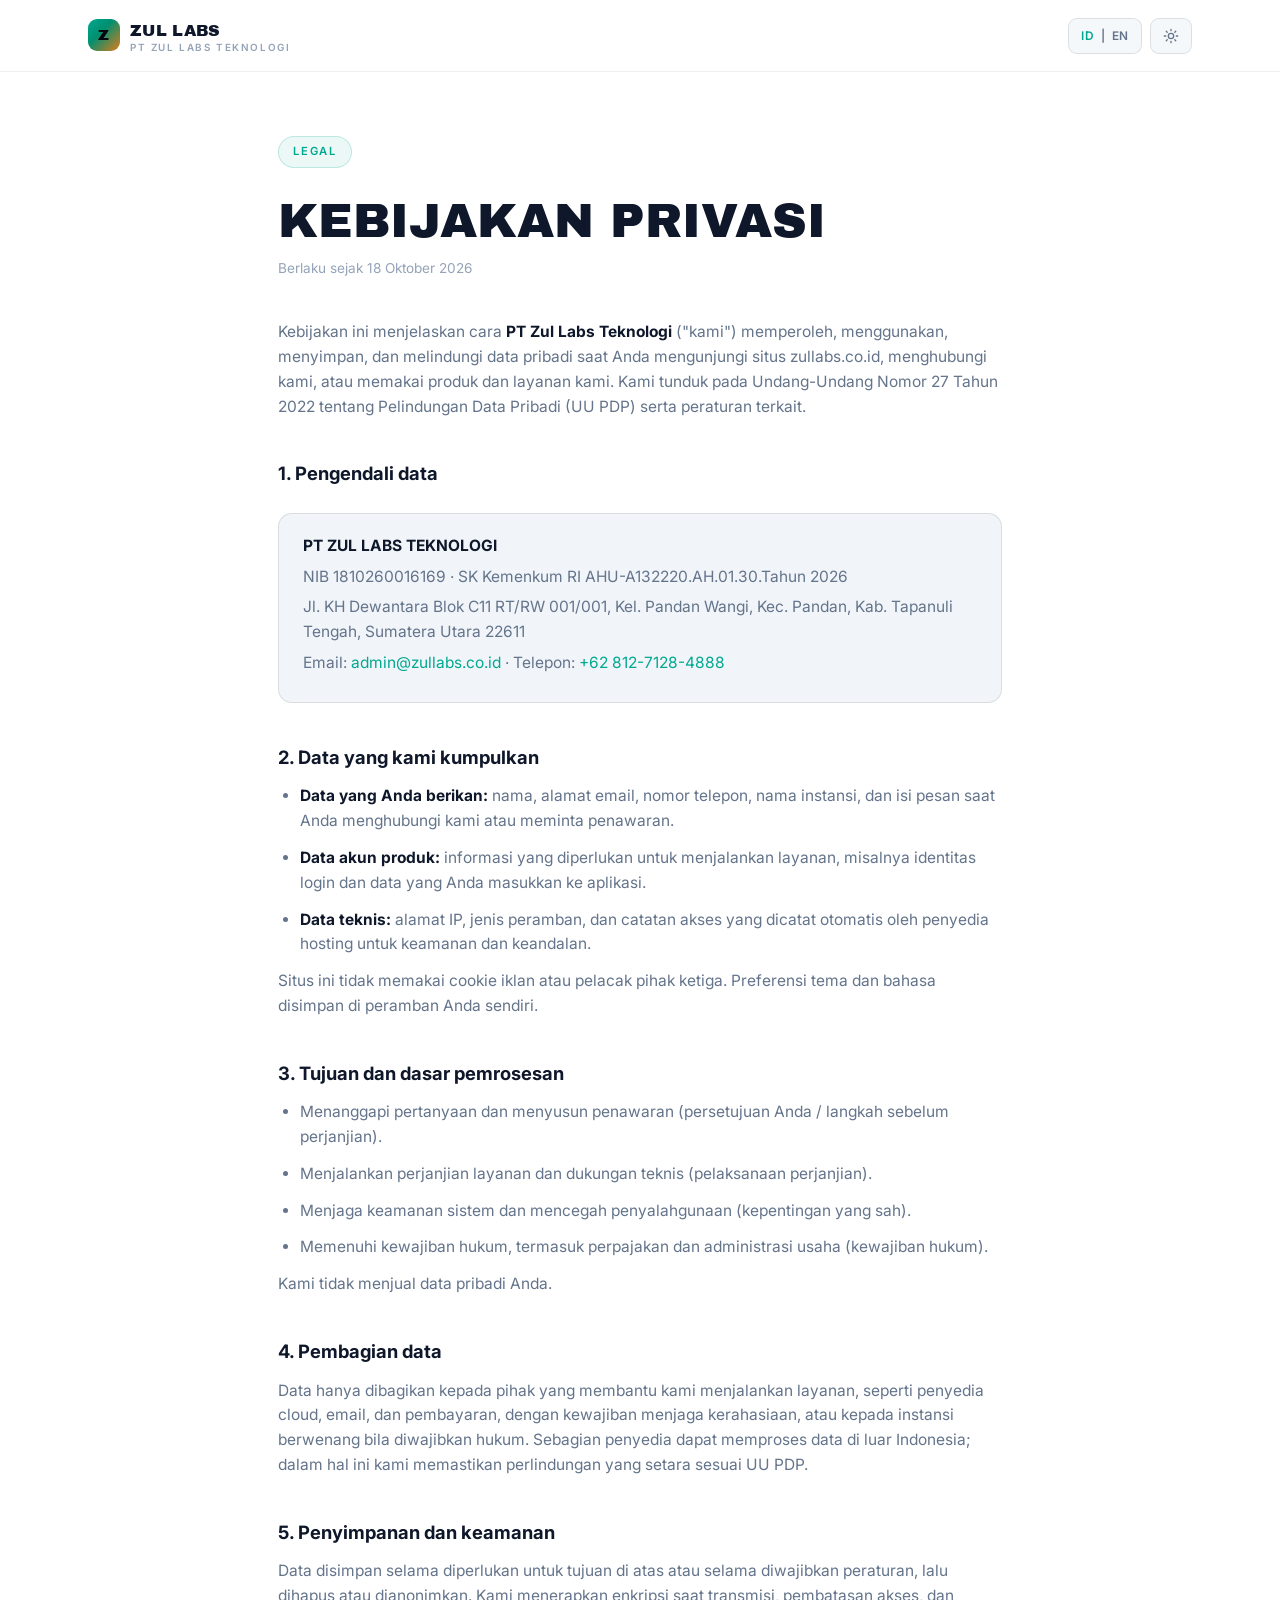
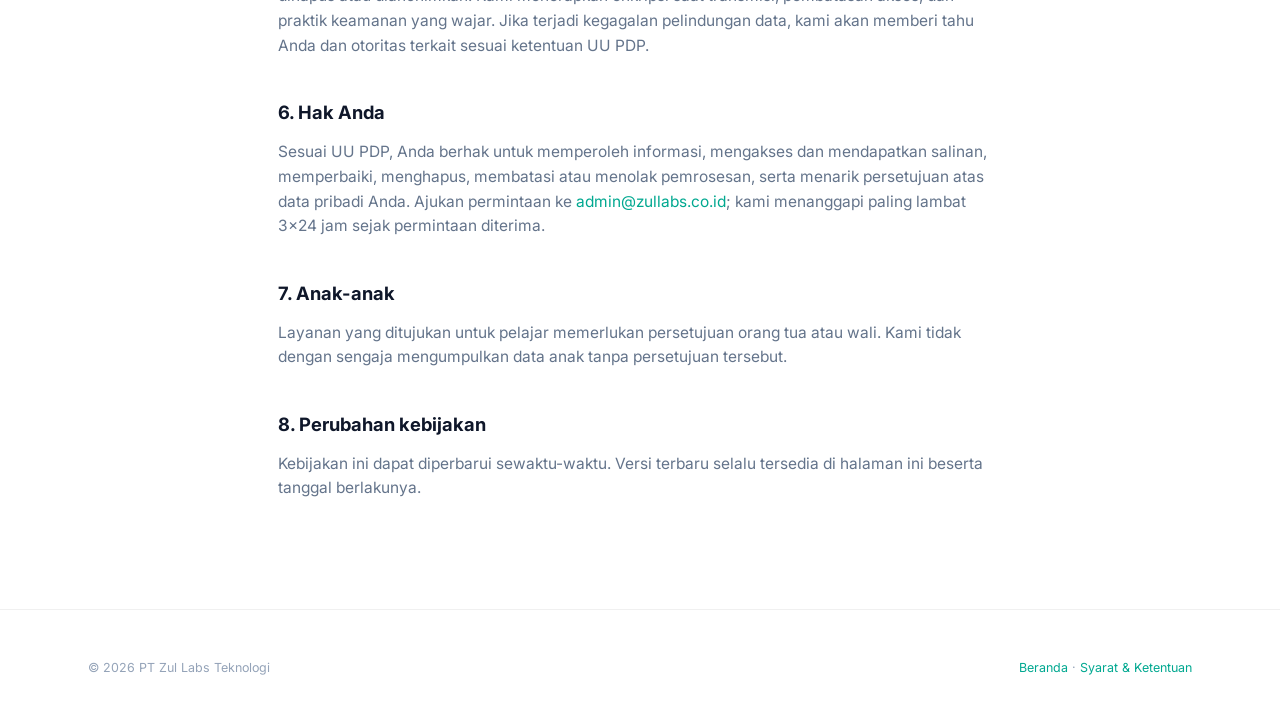
<file: kebijakan-privasi.html>
<!doctype html>
<html lang="id">
<head>
<meta charset="utf-8">
<meta name="viewport" content="width=device-width,initial-scale=1">
<title>Kebijakan Privasi — PT Zul Labs Teknologi</title>
<meta name="description" content="Kebijakan privasi PT Zul Labs Teknologi: data yang kami kumpulkan, cara penggunaan, dan hak Anda sesuai UU No. 27 Tahun 2022 tentang Pelindungan Data Pribadi.">
<link rel="canonical" href="https://zullabs.co.id/kebijakan-privasi.html">
<meta name="theme-color" content="#030711">
<link rel="icon" href="assets/favicon.svg" type="image/svg+xml">
<link rel="preconnect" href="https://fonts.googleapis.com">
<link rel="preconnect" href="https://fonts.gstatic.com" crossorigin>
<link rel="stylesheet" href="https://fonts.googleapis.com/css2?family=Archivo+Black&family=Inter:wght@300;400;500;600;700&display=swap">
<link rel="stylesheet" href="assets/styles.css">
</head>
<body>
<header class="nav">
  <div class="wrap">
    <a class="brand" href="./"><span class="brand-mark" aria-hidden="true">Z</span><span>Zul Labs<small>PT Zul Labs Teknologi</small></span></a>
    <div class="nav-tools">
      <button class="pill-btn" id="langBtn" type="button" aria-label="Ganti bahasa / Switch language"><span class="on">ID</span>|<span>EN</span></button>
      <button class="pill-btn" id="themeBtn" type="button" aria-label="Ganti tema terang/gelap"><svg viewBox="0 0 24 24" fill="none" stroke="currentColor" stroke-width="2" stroke-linecap="round"><circle cx="12" cy="12" r="4"/><path d="M12 2v2M12 20v2M4.9 4.9l1.4 1.4M17.7 17.7l1.4 1.4M2 12h2M20 12h2M4.9 19.1l1.4-1.4M17.7 6.3l1.4-1.4"/></svg></button>
    </div>
  </div>
</header>

<main class="doc">
  <div class="wrap">
    <article class="lang-block" lang="id">
      <div class="sh-label">Legal</div>
      <h1>Kebijakan Privasi</h1>
      <p class="meta">Berlaku sejak 18 Oktober 2026</p>

      <p>Kebijakan ini menjelaskan cara <strong>PT Zul Labs Teknologi</strong> ("kami") memperoleh, menggunakan, menyimpan, dan melindungi data pribadi saat Anda mengunjungi situs zullabs.co.id, menghubungi kami, atau memakai produk dan layanan kami. Kami tunduk pada Undang-Undang Nomor 27 Tahun 2022 tentang Pelindungan Data Pribadi (UU PDP) serta peraturan terkait.</p>

      <h2>1. Pengendali data</h2>
      <div class="box">
        <p><strong>PT ZUL LABS TEKNOLOGI</strong></p>
        <p>NIB 1810260016169 · SK Kemenkum RI AHU-A132220.AH.01.30.Tahun 2026</p>
        <p>Jl. KH Dewantara Blok C11 RT/RW 001/001, Kel. Pandan Wangi, Kec. Pandan, Kab. Tapanuli Tengah, Sumatera Utara 22611</p>
        <p>Email: <a href="mailto:admin@zullabs.co.id">admin@zullabs.co.id</a> · Telepon: <a href="tel:+6281271284888">+62 812-7128-4888</a></p>
      </div>

      <h2>2. Data yang kami kumpulkan</h2>
      <ul>
        <li><strong>Data yang Anda berikan:</strong> nama, alamat email, nomor telepon, nama instansi, dan isi pesan saat Anda menghubungi kami atau meminta penawaran.</li>
        <li><strong>Data akun produk:</strong> informasi yang diperlukan untuk menjalankan layanan, misalnya identitas login dan data yang Anda masukkan ke aplikasi.</li>
        <li><strong>Data teknis:</strong> alamat IP, jenis peramban, dan catatan akses yang dicatat otomatis oleh penyedia hosting untuk keamanan dan keandalan.</li>
      </ul>
      <p>Situs ini tidak memakai cookie iklan atau pelacak pihak ketiga. Preferensi tema dan bahasa disimpan di peramban Anda sendiri.</p>

      <h2>3. Tujuan dan dasar pemrosesan</h2>
      <ul>
        <li>Menanggapi pertanyaan dan menyusun penawaran (persetujuan Anda / langkah sebelum perjanjian).</li>
        <li>Menjalankan perjanjian layanan dan dukungan teknis (pelaksanaan perjanjian).</li>
        <li>Menjaga keamanan sistem dan mencegah penyalahgunaan (kepentingan yang sah).</li>
        <li>Memenuhi kewajiban hukum, termasuk perpajakan dan administrasi usaha (kewajiban hukum).</li>
      </ul>
      <p>Kami tidak menjual data pribadi Anda.</p>

      <h2>4. Pembagian data</h2>
      <p>Data hanya dibagikan kepada pihak yang membantu kami menjalankan layanan, seperti penyedia cloud, email, dan pembayaran, dengan kewajiban menjaga kerahasiaan, atau kepada instansi berwenang bila diwajibkan hukum. Sebagian penyedia dapat memproses data di luar Indonesia; dalam hal ini kami memastikan perlindungan yang setara sesuai UU PDP.</p>

      <h2>5. Penyimpanan dan keamanan</h2>
      <p>Data disimpan selama diperlukan untuk tujuan di atas atau selama diwajibkan peraturan, lalu dihapus atau dianonimkan. Kami menerapkan enkripsi saat transmisi, pembatasan akses, dan praktik keamanan yang wajar. Jika terjadi kegagalan pelindungan data, kami akan memberi tahu Anda dan otoritas terkait sesuai ketentuan UU PDP.</p>

      <h2>6. Hak Anda</h2>
      <p>Sesuai UU PDP, Anda berhak untuk memperoleh informasi, mengakses dan mendapatkan salinan, memperbaiki, menghapus, membatasi atau menolak pemrosesan, serta menarik persetujuan atas data pribadi Anda. Ajukan permintaan ke <a href="mailto:admin@zullabs.co.id">admin@zullabs.co.id</a>; kami menanggapi paling lambat 3×24 jam sejak permintaan diterima.</p>

      <h2>7. Anak-anak</h2>
      <p>Layanan yang ditujukan untuk pelajar memerlukan persetujuan orang tua atau wali. Kami tidak dengan sengaja mengumpulkan data anak tanpa persetujuan tersebut.</p>

      <h2>8. Perubahan kebijakan</h2>
      <p>Kebijakan ini dapat diperbarui sewaktu-waktu. Versi terbaru selalu tersedia di halaman ini beserta tanggal berlakunya.</p>
    </article>

    <article class="lang-block" lang="en" hidden>
      <div class="sh-label">Legal</div>
      <h1>Privacy Policy</h1>
      <p class="meta">Effective 18 October 2026</p>

      <p>This policy explains how <strong>PT Zul Labs Teknologi</strong> ("we") collects, uses, stores, and protects personal data when you visit zullabs.co.id, contact us, or use our products and services. We comply with Indonesian Law No. 27 of 2022 on Personal Data Protection (PDP Law) and related regulations. The Indonesian version prevails in case of any difference.</p>

      <h2>1. Data controller</h2>
      <div class="box">
        <p><strong>PT ZUL LABS TEKNOLOGI</strong></p>
        <p>Business ID (NIB) 1810260016169 · Ministry of Law decree AHU-A132220.AH.01.30.Tahun 2026</p>
        <p>Jl. KH Dewantara Blok C11 RT/RW 001/001, Pandan Wangi, Pandan, Central Tapanuli, North Sumatra 22611, Indonesia</p>
        <p>Email: <a href="mailto:admin@zullabs.co.id">admin@zullabs.co.id</a> · Phone: <a href="tel:+6281271284888">+62 812-7128-4888</a></p>
      </div>

      <h2>2. Data we collect</h2>
      <ul>
        <li><strong>Data you provide:</strong> name, email, phone number, organization, and message content when you contact us or request a quote.</li>
        <li><strong>Product account data:</strong> information needed to operate a service, such as login identity and data you enter into an app.</li>
        <li><strong>Technical data:</strong> IP address, browser type, and access logs recorded automatically by our hosting provider for security and reliability.</li>
      </ul>
      <p>This site uses no advertising cookies or third-party trackers. Theme and language preferences are stored in your own browser.</p>

      <h2>3. Purposes and legal bases</h2>
      <ul>
        <li>Responding to enquiries and preparing quotes (consent / pre-contract steps).</li>
        <li>Performing service agreements and technical support (contract).</li>
        <li>Keeping systems secure and preventing abuse (legitimate interest).</li>
        <li>Meeting legal obligations, including tax and business administration (legal obligation).</li>
      </ul>
      <p>We do not sell your personal data.</p>

      <h2>4. Sharing</h2>
      <p>We share data only with providers that help us run our services, such as cloud, email, and payment providers bound by confidentiality, or with authorities when required by law. Some providers may process data outside Indonesia; where they do, we ensure equivalent protection as required by the PDP Law.</p>

      <h2>5. Retention and security</h2>
      <p>We keep data only as long as needed for the purposes above or as required by law, then delete or anonymize it. We use encryption in transit, access controls, and reasonable security practices. If a personal data breach occurs, we will notify you and the relevant authority as required by the PDP Law.</p>

      <h2>6. Your rights</h2>
      <p>Under the PDP Law you may request information about, access and copy, correct, delete, restrict or object to processing of, and withdraw consent for your personal data. Send requests to <a href="mailto:admin@zullabs.co.id">admin@zullabs.co.id</a>; we respond within 3×24 hours of receipt.</p>

      <h2>7. Children</h2>
      <p>Services intended for students require consent from a parent or guardian. We do not knowingly collect children's data without that consent.</p>

      <h2>8. Changes</h2>
      <p>We may update this policy from time to time. The latest version and its effective date are always on this page.</p>
    </article>
  </div>
</main>

<footer class="footer">
  <div class="wrap">
    <div class="footer-bottom" style="margin-top:0;border-top:0;padding-top:0">
      <span>© <span id="year">2026</span> PT Zul Labs Teknologi</span>
      <span><a href="./">Beranda</a> · <a href="syarat-ketentuan.html">Syarat & Ketentuan</a></span>
    </div>
  </div>
</footer>
<script src="assets/site.js"></script>
</body>
</html>
</file>
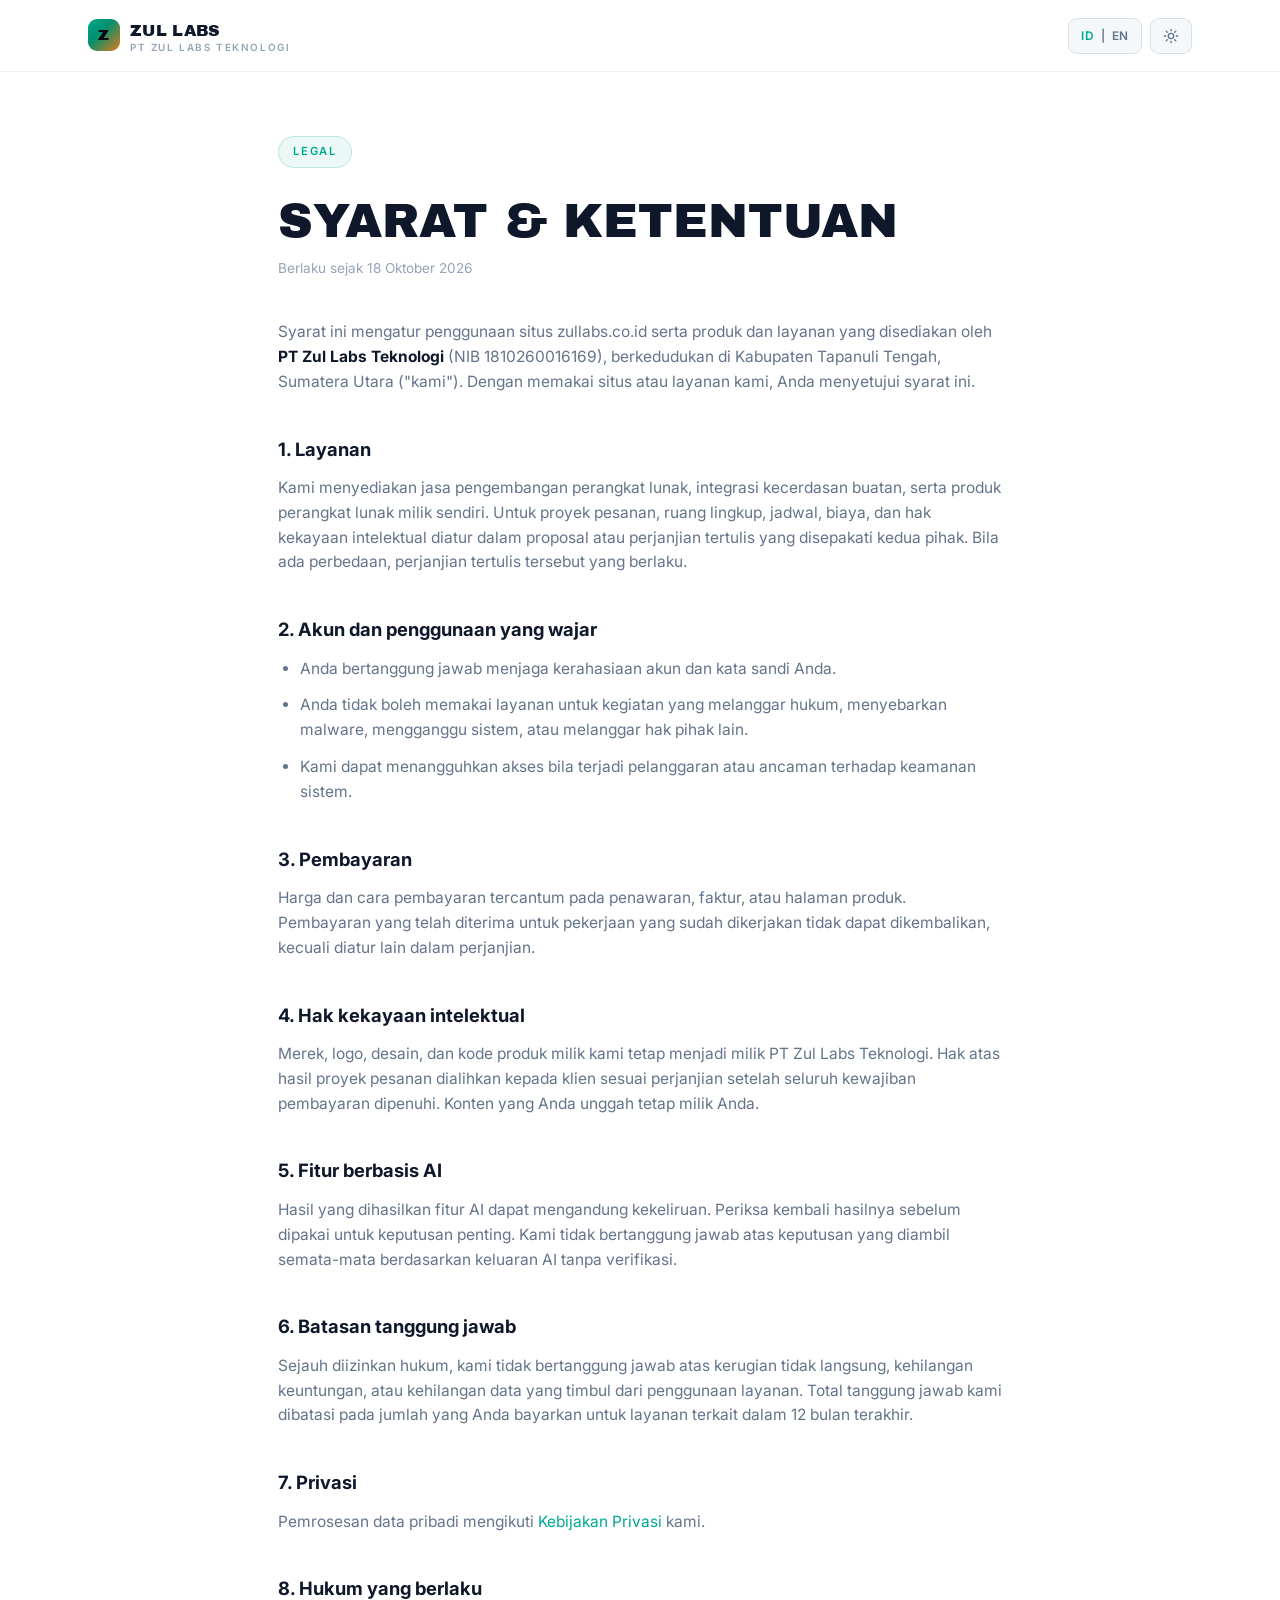
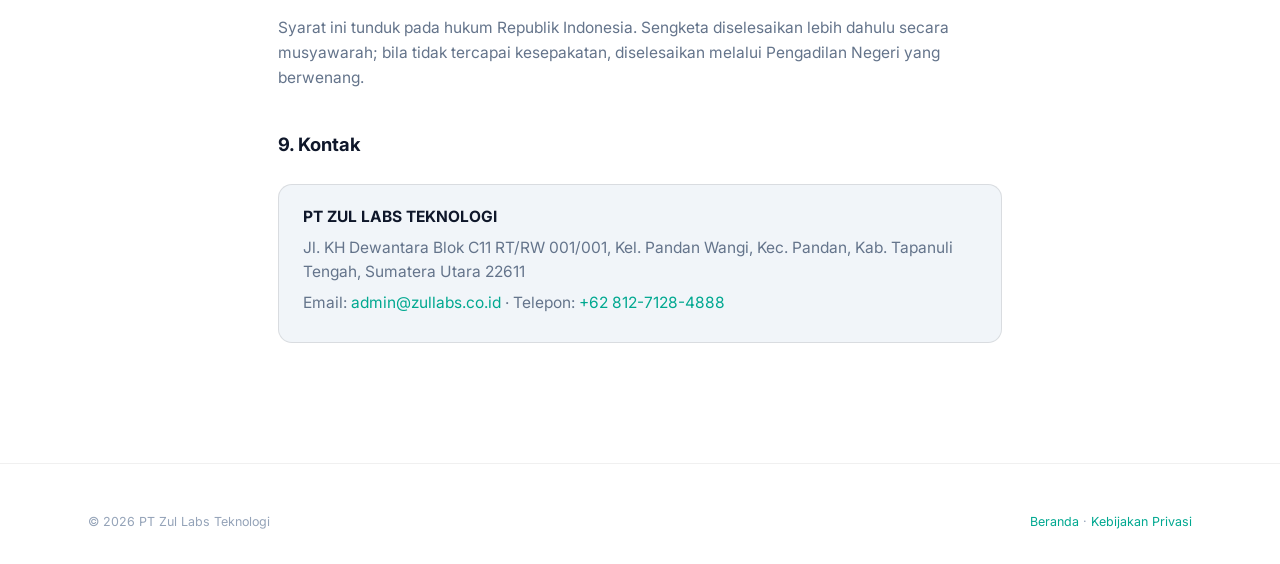
<file: syarat-ketentuan.html>
<!doctype html>
<html lang="id">
<head>
<meta charset="utf-8">
<meta name="viewport" content="width=device-width,initial-scale=1">
<title>Syarat & Ketentuan — PT Zul Labs Teknologi</title>
<meta name="description" content="Syarat dan ketentuan penggunaan situs, produk, dan layanan PT Zul Labs Teknologi.">
<link rel="canonical" href="https://zullabs.co.id/syarat-ketentuan.html">
<meta name="theme-color" content="#030711">
<link rel="icon" href="assets/favicon.svg" type="image/svg+xml">
<link rel="preconnect" href="https://fonts.googleapis.com">
<link rel="preconnect" href="https://fonts.gstatic.com" crossorigin>
<link rel="stylesheet" href="https://fonts.googleapis.com/css2?family=Archivo+Black&family=Inter:wght@300;400;500;600;700&display=swap">
<link rel="stylesheet" href="assets/styles.css">
</head>
<body>
<header class="nav">
  <div class="wrap">
    <a class="brand" href="./"><span class="brand-mark" aria-hidden="true">Z</span><span>Zul Labs<small>PT Zul Labs Teknologi</small></span></a>
    <div class="nav-tools">
      <button class="pill-btn" id="langBtn" type="button" aria-label="Ganti bahasa / Switch language"><span class="on">ID</span>|<span>EN</span></button>
      <button class="pill-btn" id="themeBtn" type="button" aria-label="Ganti tema terang/gelap"><svg viewBox="0 0 24 24" fill="none" stroke="currentColor" stroke-width="2" stroke-linecap="round"><circle cx="12" cy="12" r="4"/><path d="M12 2v2M12 20v2M4.9 4.9l1.4 1.4M17.7 17.7l1.4 1.4M2 12h2M20 12h2M4.9 19.1l1.4-1.4M17.7 6.3l1.4-1.4"/></svg></button>
    </div>
  </div>
</header>

<main class="doc">
  <div class="wrap">
    <article class="lang-block" lang="id">
      <div class="sh-label">Legal</div>
      <h1>Syarat & Ketentuan</h1>
      <p class="meta">Berlaku sejak 18 Oktober 2026</p>

      <p>Syarat ini mengatur penggunaan situs zullabs.co.id serta produk dan layanan yang disediakan oleh <strong>PT Zul Labs Teknologi</strong> (NIB 1810260016169), berkedudukan di Kabupaten Tapanuli Tengah, Sumatera Utara ("kami"). Dengan memakai situs atau layanan kami, Anda menyetujui syarat ini.</p>

      <h2>1. Layanan</h2>
      <p>Kami menyediakan jasa pengembangan perangkat lunak, integrasi kecerdasan buatan, serta produk perangkat lunak milik sendiri. Untuk proyek pesanan, ruang lingkup, jadwal, biaya, dan hak kekayaan intelektual diatur dalam proposal atau perjanjian tertulis yang disepakati kedua pihak. Bila ada perbedaan, perjanjian tertulis tersebut yang berlaku.</p>

      <h2>2. Akun dan penggunaan yang wajar</h2>
      <ul>
        <li>Anda bertanggung jawab menjaga kerahasiaan akun dan kata sandi Anda.</li>
        <li>Anda tidak boleh memakai layanan untuk kegiatan yang melanggar hukum, menyebarkan malware, mengganggu sistem, atau melanggar hak pihak lain.</li>
        <li>Kami dapat menangguhkan akses bila terjadi pelanggaran atau ancaman terhadap keamanan sistem.</li>
      </ul>

      <h2>3. Pembayaran</h2>
      <p>Harga dan cara pembayaran tercantum pada penawaran, faktur, atau halaman produk. Pembayaran yang telah diterima untuk pekerjaan yang sudah dikerjakan tidak dapat dikembalikan, kecuali diatur lain dalam perjanjian.</p>

      <h2>4. Hak kekayaan intelektual</h2>
      <p>Merek, logo, desain, dan kode produk milik kami tetap menjadi milik PT Zul Labs Teknologi. Hak atas hasil proyek pesanan dialihkan kepada klien sesuai perjanjian setelah seluruh kewajiban pembayaran dipenuhi. Konten yang Anda unggah tetap milik Anda.</p>

      <h2>5. Fitur berbasis AI</h2>
      <p>Hasil yang dihasilkan fitur AI dapat mengandung kekeliruan. Periksa kembali hasilnya sebelum dipakai untuk keputusan penting. Kami tidak bertanggung jawab atas keputusan yang diambil semata-mata berdasarkan keluaran AI tanpa verifikasi.</p>

      <h2>6. Batasan tanggung jawab</h2>
      <p>Sejauh diizinkan hukum, kami tidak bertanggung jawab atas kerugian tidak langsung, kehilangan keuntungan, atau kehilangan data yang timbul dari penggunaan layanan. Total tanggung jawab kami dibatasi pada jumlah yang Anda bayarkan untuk layanan terkait dalam 12 bulan terakhir.</p>

      <h2>7. Privasi</h2>
      <p>Pemrosesan data pribadi mengikuti <a href="kebijakan-privasi.html">Kebijakan Privasi</a> kami.</p>

      <h2>8. Hukum yang berlaku</h2>
      <p>Syarat ini tunduk pada hukum Republik Indonesia. Sengketa diselesaikan lebih dahulu secara musyawarah; bila tidak tercapai kesepakatan, diselesaikan melalui Pengadilan Negeri yang berwenang.</p>

      <h2>9. Kontak</h2>
      <div class="box">
        <p><strong>PT ZUL LABS TEKNOLOGI</strong></p>
        <p>Jl. KH Dewantara Blok C11 RT/RW 001/001, Kel. Pandan Wangi, Kec. Pandan, Kab. Tapanuli Tengah, Sumatera Utara 22611</p>
        <p>Email: <a href="mailto:admin@zullabs.co.id">admin@zullabs.co.id</a> · Telepon: <a href="tel:+6281271284888">+62 812-7128-4888</a></p>
      </div>
    </article>

    <article class="lang-block" lang="en" hidden>
      <div class="sh-label">Legal</div>
      <h1>Terms of Service</h1>
      <p class="meta">Effective 18 October 2026</p>

      <p>These terms govern your use of zullabs.co.id and the products and services provided by <strong>PT Zul Labs Teknologi</strong> (Business ID 1810260016169), based in Central Tapanuli Regency, North Sumatra, Indonesia ("we"). By using our site or services you agree to these terms. The Indonesian version prevails in case of any difference.</p>

      <h2>1. Services</h2>
      <p>We provide software development, AI integration, and our own software products. For custom projects, scope, timeline, fees, and intellectual property are set out in a written proposal or agreement signed by both parties, which prevails over these terms.</p>

      <h2>2. Accounts and acceptable use</h2>
      <ul>
        <li>You are responsible for keeping your account and password confidential.</li>
        <li>You may not use the services for unlawful activity, malware distribution, disrupting systems, or infringing others' rights.</li>
        <li>We may suspend access in case of violations or threats to system security.</li>
      </ul>

      <h2>3. Payment</h2>
      <p>Prices and payment methods are stated in the quote, invoice, or product page. Payments received for work already performed are non-refundable unless the agreement states otherwise.</p>

      <h2>4. Intellectual property</h2>
      <p>Our trademarks, logos, designs, and product code remain the property of PT Zul Labs Teknologi. Rights to custom project deliverables transfer to the client as set out in the agreement once all payments are made. Content you upload remains yours.</p>

      <h2>5. AI features</h2>
      <p>AI-generated output may contain errors. Review it before relying on it for important decisions. We are not liable for decisions made solely on unverified AI output.</p>

      <h2>6. Limitation of liability</h2>
      <p>To the extent permitted by law, we are not liable for indirect losses, lost profits, or data loss arising from use of the services. Our total liability is limited to the amount you paid for the relevant service in the preceding 12 months.</p>

      <h2>7. Privacy</h2>
      <p>Personal data is processed according to our <a href="kebijakan-privasi.html">Privacy Policy</a>.</p>

      <h2>8. Governing law</h2>
      <p>These terms are governed by the laws of the Republic of Indonesia. Disputes are first resolved amicably; failing that, by the competent District Court.</p>

      <h2>9. Contact</h2>
      <div class="box">
        <p><strong>PT ZUL LABS TEKNOLOGI</strong></p>
        <p>Jl. KH Dewantara Blok C11 RT/RW 001/001, Pandan Wangi, Pandan, Central Tapanuli, North Sumatra 22611, Indonesia</p>
        <p>Email: <a href="mailto:admin@zullabs.co.id">admin@zullabs.co.id</a> · Phone: <a href="tel:+6281271284888">+62 812-7128-4888</a></p>
      </div>
    </article>
  </div>
</main>

<footer class="footer">
  <div class="wrap">
    <div class="footer-bottom" style="margin-top:0;border-top:0;padding-top:0">
      <span>© <span id="year">2026</span> PT Zul Labs Teknologi</span>
      <span><a href="./">Beranda</a> · <a href="kebijakan-privasi.html">Kebijakan Privasi</a></span>
    </div>
  </div>
</footer>
<script src="assets/site.js"></script>
</body>
</html>
</file>
<file: assets/styles.css>
/* PT Zul Labs Teknologi — Zul Labs UI */
:root{
  --bg:#030711;--bg-soft:#0b1121;--surface:#1e293b;--surface-glass:rgba(30,41,59,.5);
  --border:rgba(255,255,255,.06);--border-2:rgba(255,255,255,.1);--border-3:rgba(255,255,255,.15);
  --text:#f8fafc;--text-2:#94a3b8;--text-3:#64748b;
  --teal:#00e5c7;--teal-g:rgba(0,229,199,.1);--teal-glow:rgba(0,229,199,.25);
  --amber:#ff9e4a;--amber-g:rgba(255,158,74,.08);
  --gradient:linear-gradient(135deg,#00e5c7 0%,#00c4a8 40%,#ff9e4a 100%);
  --nav-bg:rgba(3,7,17,.6);
  --f-display:'Archivo Black',Impact,sans-serif;--f-body:'Inter',system-ui,sans-serif;
  --max-w:1200px;--nav-h:72px;
  color-scheme:dark;
}
@media(prefers-color-scheme:light){
  :root:not([data-theme="dark"]){
    --bg:#fff;--bg-soft:#f1f5f9;--surface:#e2e8f0;--surface-glass:rgba(241,245,249,.7);
    --border:rgba(0,0,0,.06);--border-2:rgba(0,0,0,.1);--border-3:rgba(0,0,0,.14);
    --text:#0f172a;--text-2:#64748b;--text-3:#94a3b8;
    --teal:#00a890;--teal-g:rgba(0,168,144,.08);--teal-glow:rgba(0,168,144,.2);
    --amber:#e07a18;--amber-g:rgba(224,122,24,.08);
    --gradient:linear-gradient(135deg,#00a890 0%,#009070 40%,#e07a18 100%);
    --nav-bg:rgba(255,255,255,.7);color-scheme:light;
  }
}
:root[data-theme="light"]{
  --bg:#fff;--bg-soft:#f1f5f9;--surface:#e2e8f0;--surface-glass:rgba(241,245,249,.7);
  --border:rgba(0,0,0,.06);--border-2:rgba(0,0,0,.1);--border-3:rgba(0,0,0,.14);
  --text:#0f172a;--text-2:#64748b;--text-3:#94a3b8;
  --teal:#00a890;--teal-g:rgba(0,168,144,.08);--teal-glow:rgba(0,168,144,.2);
  --amber:#e07a18;--amber-g:rgba(224,122,24,.08);
  --gradient:linear-gradient(135deg,#00a890 0%,#009070 40%,#e07a18 100%);
  --nav-bg:rgba(255,255,255,.7);color-scheme:light;
}

*,*::before,*::after{box-sizing:border-box;margin:0;padding:0}
html{scroll-behavior:smooth;scroll-padding-top:calc(var(--nav-h) + 16px)}
body{background:var(--bg);color:var(--text);font-family:var(--f-body);line-height:1.6;-webkit-font-smoothing:antialiased;overflow-x:hidden}
a{color:var(--teal);text-decoration:none;transition:color .2s}
a:hover{color:var(--amber)}
img,svg{display:block;max-width:100%}
.wrap{max-width:var(--max-w);margin:0 auto;padding:0 clamp(16px,5vw,48px)}
.sect{padding:clamp(80px,12vw,140px) 0;position:relative}
.skip{position:absolute;left:-9999px;top:8px;background:var(--teal);color:var(--bg);padding:8px 14px;border-radius:8px;z-index:200}
.skip:focus{left:8px}
:focus-visible{outline:2px solid var(--teal);outline-offset:3px;border-radius:4px}

/* Nav */
.nav{position:fixed;top:0;left:0;right:0;z-index:100;height:var(--nav-h);backdrop-filter:blur(16px);-webkit-backdrop-filter:blur(16px);background:var(--nav-bg);border-bottom:1px solid var(--border)}
.nav .wrap{height:100%;display:flex;align-items:center;gap:24px}
.brand{display:flex;align-items:center;gap:10px;color:var(--text);font-family:var(--f-display);font-size:1rem;letter-spacing:.02em;text-transform:uppercase}
.brand:hover{color:var(--text)}
.brand-mark{width:32px;height:32px;border-radius:9px;background:var(--gradient);display:grid;place-items:center;color:#030711;font-size:.95rem}
.brand small{display:block;font-family:var(--f-body);font-size:.62rem;font-weight:600;letter-spacing:.16em;color:var(--text-3);text-transform:uppercase;line-height:1}
.nav-links{display:flex;gap:28px;margin-left:auto;list-style:none}
.nav-links a{color:var(--text-2);font-size:.85rem;font-weight:500}
.nav-links a:hover{color:var(--text)}
.nav-tools{display:flex;align-items:center;gap:8px}
.pill-btn{display:inline-flex;align-items:center;gap:6px;height:36px;padding:0 12px;border-radius:9px;border:1px solid var(--border-2);background:var(--surface-glass);color:var(--text-2);font:600 .74rem var(--f-body);letter-spacing:.06em;cursor:pointer;transition:border-color .2s,color .2s}
.pill-btn:hover{border-color:var(--border-3);color:var(--text)}
.pill-btn .on{color:var(--teal)}
.pill-btn svg{width:16px;height:16px;flex:none;max-width:none}
.nav-tools .pill-btn{flex:none}
.brand + .nav-tools{margin-left:auto}
@media(max-width:420px){.brand small{display:none}.nav .wrap{gap:12px}.pill-btn{padding:0 10px}}
.menu-btn{display:none}
@media(max-width:900px){
  .nav-links{position:fixed;inset:var(--nav-h) 0 0 0;flex-direction:column;gap:0;padding:24px clamp(16px,5vw,48px);background:var(--bg);transform:translateX(100%);transition:transform .35s cubic-bezier(.4,0,.2,1);margin:0;height:calc(100dvh - var(--nav-h))}
  .nav-links.open{transform:translateX(0)}
  .nav-links a{display:block;padding:16px 0;font-size:1.1rem;border-bottom:1px solid var(--border)}
  .nav-tools{margin-left:auto}
  .menu-btn{display:inline-flex}
}

/* Buttons */
.btn{display:inline-flex;align-items:center;gap:8px;padding:14px 28px;border-radius:10px;font:600 .92rem var(--f-body);transition:transform .25s,background .25s,box-shadow .25s,border-color .25s,color .25s;cursor:pointer;border:0}
.btn--primary{background:var(--teal);color:var(--bg)}
.btn--primary:hover{background:var(--amber);color:var(--bg);transform:translateY(-2px);box-shadow:0 8px 32px var(--teal-glow)}
.btn--glass{background:var(--surface-glass);color:var(--text-2);border:1px solid var(--border-2);backdrop-filter:blur(8px)}
.btn--glass:hover{border-color:var(--border-3);color:var(--text);transform:translateY(-2px)}
.btn svg{width:18px;height:18px}

/* Section header */
.sh-label{display:inline-block;font-size:.7rem;font-weight:600;letter-spacing:.16em;text-transform:uppercase;color:var(--teal);background:var(--teal-g);border:1px solid var(--teal-glow);padding:6px 14px;border-radius:999px;margin-bottom:20px}
.sh-title{font-family:var(--f-display);font-size:clamp(2rem,5vw,3.4rem);line-height:1.05;text-transform:uppercase;letter-spacing:-.01em;max-width:760px;font-weight:400}
.sh-sub{color:var(--text-2);font-weight:300;font-size:1.05rem;max-width:560px;margin-top:16px}
.sh{margin-bottom:56px}

/* Hero */
.hero{min-height:100svh;display:flex;align-items:center;padding:calc(var(--nav-h) + 48px) 0 64px;position:relative;overflow:hidden}
.hero::before{content:'';position:absolute;inset:0;pointer-events:none;background:radial-gradient(ellipse 800px 600px at 15% 50%,rgba(0,229,199,.07),transparent 70%),radial-gradient(ellipse 600px 500px at 80% 30%,rgba(255,158,74,.05),transparent 70%),radial-gradient(ellipse 400px 400px at 50% 90%,rgba(0,229,199,.03),transparent)}
.hero .wrap{position:relative;width:100%}
.hero-chip{display:inline-flex;align-items:center;gap:8px;font-size:.72rem;font-weight:600;letter-spacing:.14em;text-transform:uppercase;color:var(--text-2);border:1px solid var(--border-2);background:var(--surface-glass);padding:7px 14px;border-radius:999px;animation:blurIn .8s ease both}
.hero-chip i{width:7px;height:7px;border-radius:50%;background:var(--teal);box-shadow:0 0 10px var(--teal)}
.hero h1{font-family:var(--f-display);font-weight:400;font-size:clamp(2.6rem,8vw,6.2rem);line-height:1.02;text-transform:uppercase;letter-spacing:-.02em;margin:24px 0;animation:blurIn .8s .15s ease both}
.word-slider{display:inline-block;height:1.08em;overflow:hidden;vertical-align:bottom;font-size:min(.85em,7.4vw);white-space:nowrap;max-width:100%}
.word-track{display:flex;flex-direction:column;animation:wordSlide 10s cubic-bezier(.4,0,.2,1) infinite}
.word-track span{display:block;height:1.08em;background:var(--gradient);background-size:200% auto;-webkit-background-clip:text;background-clip:text;-webkit-text-fill-color:transparent;animation:shimmer 4s linear infinite}
.hero-sub{color:var(--text-2);font-weight:300;font-size:clamp(1rem,1.6vw,1.2rem);max-width:600px;animation:blurIn .8s .3s ease both}
.hero-actions{display:flex;flex-wrap:wrap;gap:12px;margin-top:36px;animation:blurIn .8s .45s ease both}
.hero-legal{margin-top:40px;font-size:.78rem;color:var(--text-3);animation:blurIn .8s .6s ease both}
.hero-legal b{color:var(--text-2);font-weight:600}

/* Trust marquee */
.trust{padding:20px 0;border-top:1px solid var(--border);border-bottom:1px solid var(--border);overflow:hidden}
.trust-track{display:flex;gap:48px;width:max-content;animation:marquee 30s linear infinite}
.trust-track span{display:inline-flex;align-items:center;gap:12px;font-size:.8rem;font-weight:500;color:var(--text-2);white-space:nowrap}
.trust-track span::before{content:'';width:4px;height:4px;border-radius:50%;background:var(--teal);opacity:.6}

/* Glow cards */
.grid-4{display:grid;grid-template-columns:repeat(4,1fr);gap:16px}
.grid-3{display:grid;grid-template-columns:repeat(3,1fr);gap:20px}
@media(max-width:960px){.grid-4,.grid-3{grid-template-columns:repeat(2,1fr)}}
@media(max-width:560px){.grid-4,.grid-3{grid-template-columns:1fr}}
.glow-card{position:relative;border-radius:16px;overflow:hidden;background:var(--bg-soft);border:1px solid var(--border);transition:transform .35s cubic-bezier(.4,0,.2,1)}
.glow-card::before{content:'';position:absolute;inset:-1px;border-radius:17px;background:conic-gradient(from var(--start,0deg),transparent 60%,var(--teal) 80%,transparent 100%);opacity:0;transition:opacity .4s;z-index:0}
.glow-card:hover::before{opacity:1}
.glow-card::after{content:'';position:absolute;inset:1px;border-radius:15px;background:var(--bg-soft);z-index:1}
.glow-card:hover{transform:translateY(-4px)}
.glow-inner{position:relative;z-index:2;padding:32px 24px;height:100%;display:flex;flex-direction:column}
.svc-ico{width:44px;height:44px;border-radius:12px;display:grid;place-items:center;background:var(--teal-g);color:var(--teal);margin-bottom:20px}
.svc-ico svg{width:22px;height:22px}
.glow-inner h3{font-family:var(--f-display);font-weight:400;font-size:1rem;text-transform:uppercase;letter-spacing:.02em;margin-bottom:10px}
.glow-inner p{color:var(--text-2);font-size:.88rem}
.glow-num{font-family:var(--f-display);font-size:.8rem;color:var(--text-3);margin-bottom:16px}

/* Product cards */
.prod-top{display:flex;align-items:center;justify-content:space-between;margin-bottom:18px}
.prod-cat{font-size:.66rem;font-weight:600;letter-spacing:.12em;text-transform:uppercase;padding:4px 10px;border-radius:999px;color:var(--amber);background:var(--amber-g);border:1px solid rgba(255,158,74,.2)}
.prod-logo{width:40px;height:40px;border-radius:11px;display:grid;place-items:center;font-family:var(--f-display);font-size:1rem;color:#030711;background:var(--_g,var(--gradient))}
.tech{display:flex;flex-wrap:wrap;gap:6px;margin-top:auto;padding-top:20px}
.tech span{font-size:.66rem;font-weight:500;padding:3px 9px;border-radius:5px;color:var(--text-2);background:rgba(127,127,127,.06);border:1px solid var(--border)}

/* About / legal */
.about{display:grid;grid-template-columns:1.1fr 1fr;gap:clamp(32px,5vw,64px);align-items:start}
@media(max-width:860px){.about{grid-template-columns:1fr}}
.about-text p{color:var(--text-2);font-size:1.02rem;font-weight:300;margin-bottom:18px}
.about-text p strong{color:var(--text);font-weight:600}
.stats{display:grid;grid-template-columns:1fr 1fr;gap:1px;background:var(--border-2);border:1px solid var(--border-2);border-radius:16px;overflow:hidden;margin-top:32px}
.stat{background:var(--bg);padding:24px}
.stat b{display:block;font-family:var(--f-display);font-weight:400;font-size:2rem;font-variant-numeric:tabular-nums;background:var(--gradient);-webkit-background-clip:text;background-clip:text;-webkit-text-fill-color:transparent}
.stat span{font-size:.8rem;color:var(--text-2)}
.legal-card{border:1px solid var(--border-2);border-radius:20px;background:var(--surface-glass);backdrop-filter:blur(16px);-webkit-backdrop-filter:blur(16px);overflow:hidden}
.legal-head{padding:20px 24px;border-bottom:1px solid var(--border-2);display:flex;align-items:center;gap:12px}
.legal-head svg{width:22px;height:22px;color:var(--teal);flex:none}
.legal-head h3{font-family:var(--f-display);font-weight:400;font-size:.95rem;text-transform:uppercase;letter-spacing:.02em}
.legal-head p{font-size:.75rem;color:var(--text-3)}
.legal-list{list-style:none}
.legal-list li{display:grid;grid-template-columns:150px 1fr;gap:12px;padding:13px 24px;border-bottom:1px solid var(--border);font-size:.86rem}
.legal-list li:last-child{border-bottom:0}
.legal-list dt,.legal-list .k{color:var(--text-3);font-size:.78rem;font-weight:500}
.legal-list .v{color:var(--text);font-weight:500;word-break:break-word}
.legal-list .v.mono{font-variant-numeric:tabular-nums;letter-spacing:.02em}
@media(max-width:480px){.legal-list li{grid-template-columns:1fr;gap:2px}}

/* Process */
.steps{display:grid;grid-template-columns:repeat(4,1fr);gap:0;border:1px solid var(--border-2);border-radius:16px;overflow:hidden}
.step{padding:28px 24px;border-right:1px solid var(--border-2)}
.step:last-child{border-right:0}
.step b{font-family:var(--f-display);font-weight:400;color:var(--teal);font-size:.85rem}
.step h3{font-size:1rem;font-weight:600;margin:10px 0 6px}
.step p{font-size:.85rem;color:var(--text-2)}
@media(max-width:860px){.steps{grid-template-columns:1fr 1fr}.step:nth-child(2){border-right:0}.step:nth-child(-n+2){border-bottom:1px solid var(--border-2)}}
@media(max-width:520px){.steps{grid-template-columns:1fr}.step{border-right:0;border-bottom:1px solid var(--border-2)}.step:last-child{border-bottom:0}}

/* CTA / contact */
.cta-sect::before{content:'';position:absolute;inset:0;pointer-events:none;background:radial-gradient(ellipse 600px 500px at 50% 50%,rgba(0,229,199,.06),transparent 70%)}
.cta-card{position:relative;max-width:760px;margin:0 auto;text-align:center;background:var(--surface-glass);backdrop-filter:blur(16px);-webkit-backdrop-filter:blur(16px);border:1px solid var(--border-2);border-radius:24px;padding:clamp(40px,6vw,64px) clamp(20px,4vw,48px)}
.cta-card .sh-title{margin:0 auto}
.cta-card .sh-sub{margin:16px auto 0}
.contact-grid{display:grid;grid-template-columns:repeat(3,1fr);gap:12px;margin-top:36px;text-align:left}
@media(max-width:680px){.contact-grid{grid-template-columns:1fr}}
.contact-item{display:flex;gap:12px;padding:16px;border-radius:14px;border:1px solid var(--border-2);background:var(--bg-soft);color:var(--text);transition:border-color .2s,transform .2s}
a.contact-item:hover{border-color:var(--teal);color:var(--text);transform:translateY(-2px)}
.contact-item svg{width:20px;height:20px;color:var(--teal);flex:none;margin-top:2px}
.contact-item small{display:block;font-size:.7rem;font-weight:600;letter-spacing:.1em;text-transform:uppercase;color:var(--text-3)}
.contact-item span{font-size:.86rem;font-weight:500;word-break:break-word}

/* Footer */
.footer{border-top:1px solid var(--border);padding:48px 0 32px;font-size:.84rem;color:var(--text-2)}
.footer-grid{display:grid;grid-template-columns:1.6fr 1fr 1fr;gap:32px}
@media(max-width:760px){.footer-grid{grid-template-columns:1fr}}
.footer h4{font-size:.7rem;font-weight:600;letter-spacing:.14em;text-transform:uppercase;color:var(--text-3);margin-bottom:14px}
.footer ul{list-style:none;display:grid;gap:8px}
.footer ul a{color:var(--text-2)}
.footer ul a:hover{color:var(--teal)}
.footer-legal{margin-top:12px;font-size:.78rem;color:var(--text-3);line-height:1.7}
.footer-bottom{margin-top:40px;padding-top:24px;border-top:1px solid var(--border);display:flex;flex-wrap:wrap;justify-content:space-between;gap:12px;font-size:.78rem;color:var(--text-3)}

/* Doc pages (privasi / S&K) */
.doc{padding:calc(var(--nav-h) + 64px) 0 96px}
.doc .wrap{max-width:820px}
.doc h1{font-family:var(--f-display);font-weight:400;font-size:clamp(2rem,5vw,3rem);text-transform:uppercase;line-height:1.05;margin:8px 0 12px}
.doc .meta{color:var(--text-3);font-size:.85rem;margin-bottom:40px}
.doc h2{font-size:1.15rem;font-weight:700;margin:40px 0 12px;color:var(--text)}
.doc p,.doc li{color:var(--text-2);font-size:.97rem;margin-bottom:12px}
.doc ul,.doc ol{padding-left:22px}
.doc strong{color:var(--text)}
.doc .box{border:1px solid var(--border-2);background:var(--bg-soft);border-radius:14px;padding:20px 24px;margin:24px 0}
.doc .box p{margin:0 0 6px}
.lang-block[hidden]{display:none}

/* Motion */
.reveal{opacity:0;filter:blur(6px);transform:translateY(20px);transition:opacity .7s cubic-bezier(.16,1,.3,1),filter .7s cubic-bezier(.16,1,.3,1),transform .7s cubic-bezier(.16,1,.3,1)}
.reveal.visible{opacity:1;filter:blur(0);transform:none}
.d1{transition-delay:.1s}.d2{transition-delay:.2s}.d3{transition-delay:.3s}.d4{transition-delay:.4s}.d5{transition-delay:.5s}
@keyframes blurIn{from{opacity:0;filter:blur(8px);transform:translateY(16px)}to{opacity:1;filter:blur(0);transform:none}}
@keyframes wordSlide{0%,16%{transform:translateY(0)}20%,36%{transform:translateY(-20%)}40%,56%{transform:translateY(-40%)}60%,76%{transform:translateY(-60%)}80%,96%{transform:translateY(-80%)}}
@keyframes shimmer{0%{background-position:0% center}100%{background-position:200% center}}
@keyframes marquee{0%{transform:translateX(0)}100%{transform:translateX(-50%)}}
@media(prefers-reduced-motion:reduce){
  *,*::before,*::after{animation:none!important;transition:none!important}
  .reveal{opacity:1;filter:none;transform:none}
  html{scroll-behavior:auto}
}
</file>
